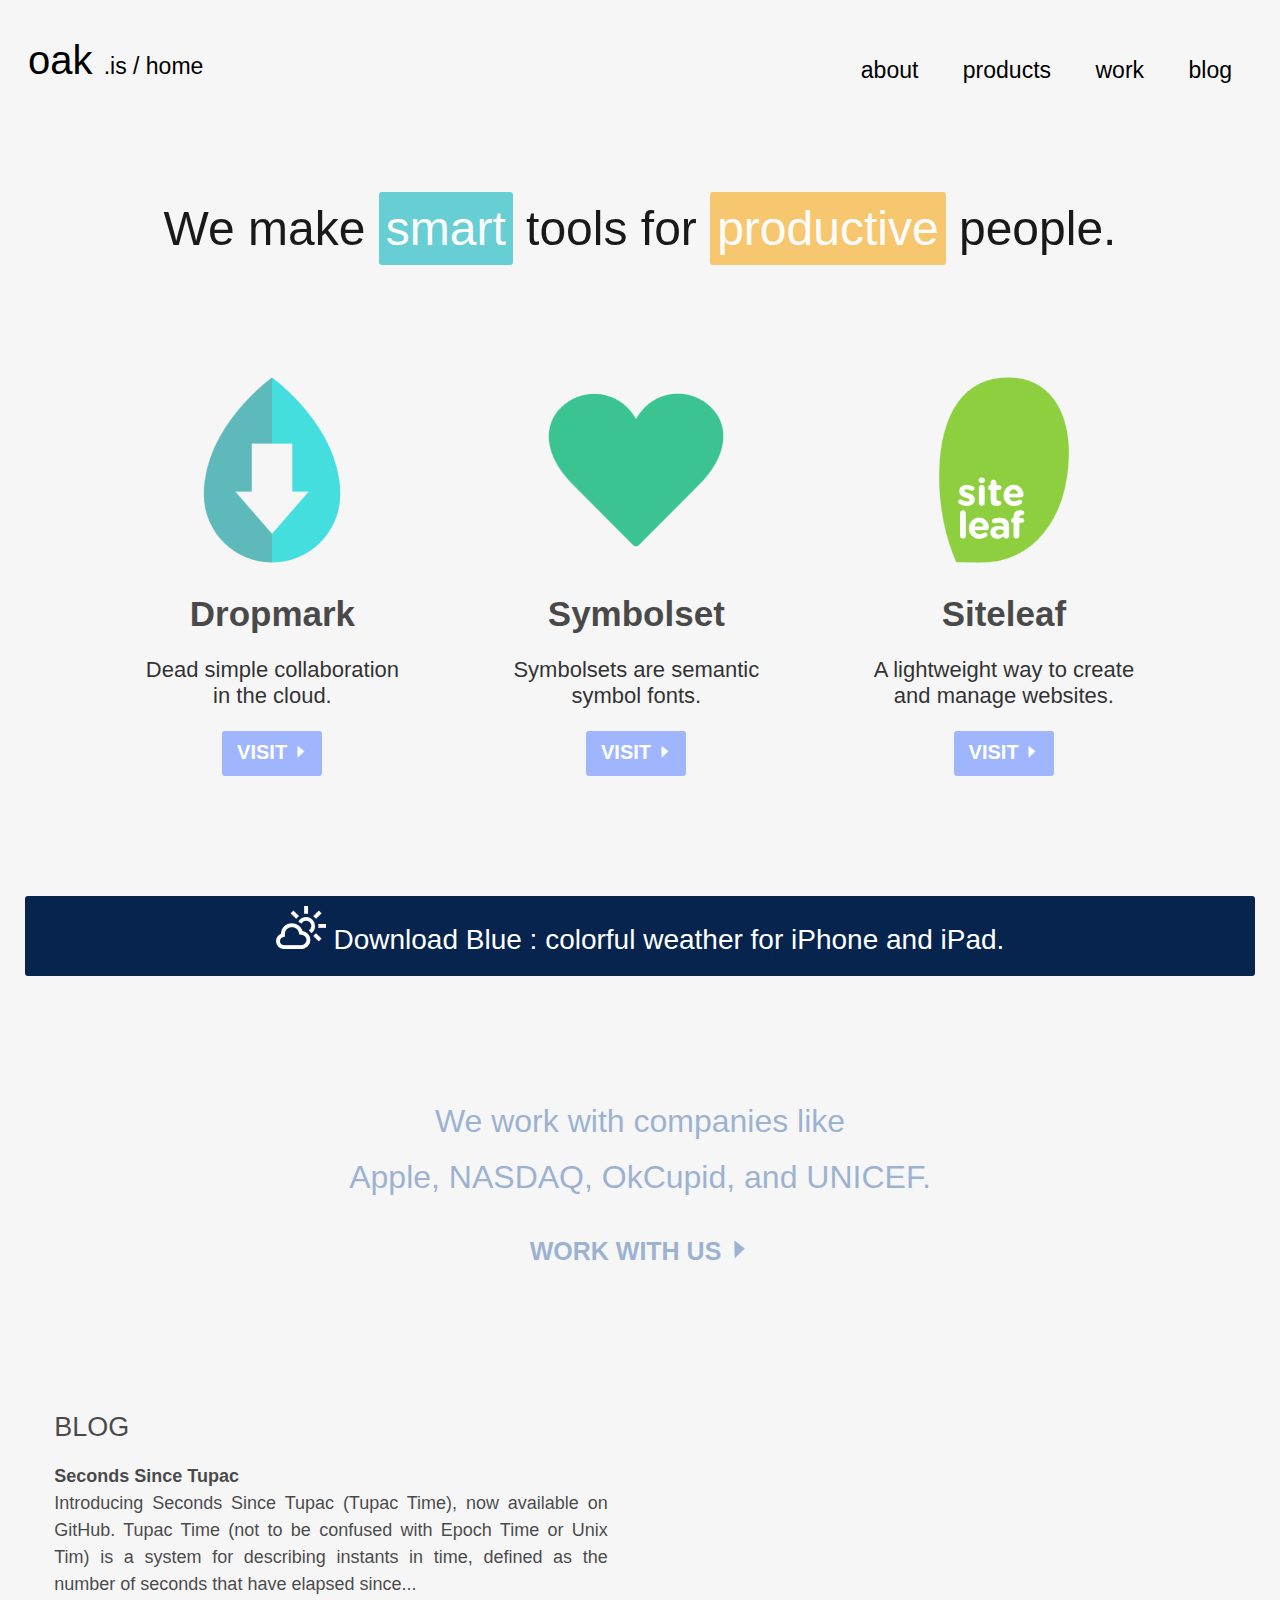
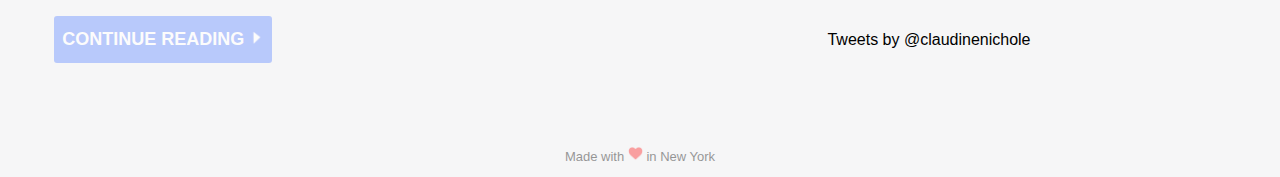
<file: index.html>
<html>
<head>
	<title>oak.is / Home</title>
	<link rel="stylesheet" type="text/css" href="style.css">
</head>
<body>
	<div id="body">
		<table class="header">
			<tr><td>
				<div class="logo">
					<h1><a href="#">oak</a>
					<span id="sublogo">.is / home</span></h1>
				</div>
				<div id="menus">
					<ul>
						<li><a href="#">about</a></li>
						<li><a href="#">products</a></li>
						<li><a href="#">work</a></li>
						<li><a href="#">blog</a></li>
					</ul>
				</div>
			</td></tr>
		</table>
		<div id="intro">
			<p>We make <span id="smart" class="highlight">smart</span> tools for <span id="pro" class="highlight">productive</span> people.</p>
		</div>
		<div id="main">
			<div class="maintab">
				<a href="#"><img src="images/dropmark_icon.png"></a>
				<h1>Dropmark</h1>
				<p>Dead simple collaboration <br /> in the cloud.</p>
				<a href="#" id="VButton">VISIT <img src="images/next.png" width="15" height="15"></a>
			</div>
			<div class="maintab">
				<a href="#"><img src="images/symbolset_icon.png"></a>
				<h1>Symbolset</h1>
				<p>Symbolsets are semantic <br /> symbol fonts.</p>
				<a href="#" id="VButton">VISIT <img src="images/next.png" width="15" height="15"></a>
			</div>
			<div class="maintab">
				<a href="#"><img src="images/siteleaf_icon.png"></a>
				<h1>Siteleaf</h1>
				<p>A lightweight way to create <br /> and manage websites.</p>
				<a href="#" id="VButton">VISIT <img src="images/next.png" width="15" height="15"></a>
			</div>
		</div>
			<a href="#" id="divider">
				<img src="images/weather.png"> Download Blue <span id="desc">: colorful weather for iPhone and iPad.</span>
			</a>
		<div id="semi-divider">
			<p>We work with companies like <br />
			Apple, NASDAQ, OkCupid, and UNICEF.</p>
			<strong><a href="#">WORK WITH US <img src="images/next2.png" width="22" height="22"></a></strong>
		</div>
		<div class="posts">
			<div id="blog" class="socialnet">
				<p><a href="#"><h2>BLOG</h2></a>
					<a href=""><strong>Seconds Since Tupac</strong></a><br />
					Introducing Seconds Since Tupac (Tupac Time), now available on GitHub. Tupac Time (not to be confused with Epoch Time or Unix Tim) is a system for describing instants in time, defined as the number of seconds that have elapsed since...</p>
				<a href="#" id="bbutton">CONTINUE READING <img src="images/next.png" width="15" height="15"></a>
			</div>
			<div class="socialnet" id="tweet">
				<a class="twitter-timeline" href="https://twitter.com/claudinenichole" data-widget-id="564430881276706816">Tweets by @claudinenichole</a>
				<script>!function(d,s,id){var js,fjs=d.getElementsByTagName(s)[0],p=/^http:/.test(d.location)?'http':'https';if(!d.getElementById(id)){js=d.createElement(s);js.id=id;js.src=p+"://platform.twitter.com/widgets.js";fjs.parentNode.insertBefore(js,fjs);}}(document,"script","twitter-wjs");</script>
			</div>	
		</div>
		<div id="footer">
			<p>Made with <img src="images/heart.png" width="15" height="15"> in New York</p>
		</div>
	</div>
</body>
</html>
</file>
<file: style.css>
/*body*/
body{
	background-color: #f6f6f7;
	font-family: "Century Gothic", sans-serif;
}
#body{
	background-color: #f6f6f7;
    margin: auto;
	max-width: 1230px;
	text-align: center;
	color: inherit;
}

.header{
	width: 100%;
	padding-bottom: 15px;
}

/*logo*/
h1{
	font-size: 40px;
}
a{
	text-decoration: none;
	color: inherit;
}
a:hover{
	opacity: 0.4;
    filter: alpha(opacity=40);
}
.logo{
	float: left;
}
.logo h1{
	font-weight: normal;
	font-size: 40px;
}
#sublogo{
	font-size: 23px;
	font-weight: normal;
}

/*menus*/
#menus{
	float: right;
}
#menus ul li{
	padding: 20px;
	display: inline-block;
	margin-top: 10px;
	font-size: 23px;
}

/*intro*/
#intro{
	font-size: 48px;
	height: auto;
	line-height: 180%;
	padding-bottom: 50px;
}
#intro p{
	opacity: 0.9;
    filter: alpha(opacity=90);
}
.highlight{
	border-radius: 3px;
	color:white;
	opacity: 0.7;
    filter: alpha(opacity=70);
    padding: 10px 7px;
}
.highlight:hover{
	opacity: 1;
    filter: alpha(opacity=100);
}
#smart{
	background-color: #13b5bf;
}
#pro{
	background-color:#f6ac1e;
}

/*center body*/
#main{
	height: auto;
	display: inline-block;
}
.maintab{
	display: inline-block;
	padding-bottom: 120px;
	padding-left: 55px;
	padding-right: 55px;
}
#main h1{
	font-size: 35px;
	opacity: 0.7;
    filter: alpha(opacity=70);
}
#main p{
	font-size: 22px;
	text-align: center;
	opacity: 0.8;
    filter: alpha(opacity=80);
}
#main img:hover{
	opacity: 0.7;
    filter: alpha(opacity=70);
}
#VButton{
	background-color: #9fb6fe;
	display: inline-block;
	height: 35px;
	width: 100px;
	font-size: 20px;
	border-radius: 3px;
	color: white;
	padding-top: 10px;
	font-weight: bold;
}
#VButton:hover{
	opacity: 0.5;
    filter: alpha(opacity=50);
}

/*divider*/
#divider{
	background-color: #06244d;
	display: inline-block;
	width: 100%;
	height: auto;
	border-radius: 3px;
	color: white;
	font-size: 28px;
	padding-top: 10px;
	padding-bottom: 20px;
}

#divider:hover{
	opacity: 0.9;
    filter: alpha(opacity=90);
}

/*semi-divider*/
#semi-divider{
	color: #164e9a;
	font-size: 32px;
	padding-top: 85px;
	opacity: 0.4;
    filter: alpha(opacity=40);
    height: auto;
    padding-bottom: 125px;
}
#semi-divider p{
	line-height: 175%;
}
#semi-divider a{
	font-size: 25px;
}

/*posts*/
.posts{
	height: auto;
}
#blog{
	text-align: justify;
	font-size: 18px;
	line-height: 150%;
	opacity: 0.7;
    filter: alpha(opacity=70);
    display: inline-block;
    width: 45%;
}
#tweet{
	display: inline-block;
	width: 45%;
}
.posts h2{
	font-weight: normal;
}
#bbutton{
	background-color: #9fb6fe;
	display: inline-block;
	height: auto;
	width: auto;
	border-radius: 3px;
	border: 0px solid #000;
	color: white;
	padding: 10px 8px;
	text-align: center;
	font-weight: bold;
}
#bbutton:hover{
	opacity: 0.5;
    filter: alpha(opacity=50);
}
.socialnet{
	padding-left: 10px;
	padding-right: 30px;
	padding-bottom: 70px;
}

/*footer*/
#footer{
	height: auto;
	font-size: 13px;
	opacity: 0.4;
    filter: alpha(opacity=40);
}
#footer img{
	opacity: 0.9;
    filter: alpha(opacity=90);
}
#footer img:hover{
	opacity: 0.4;
    filter: alpha(opacity=40);
}
#footer:hover{
	opacity: 0.7;
    filter: alpha(opacity=70);
}

@media screen and (max-width: 1150px){
	#intro{
		font-size: 42px;
	}
	#body{
		padding: 0 15px;
	}
	.maintab{
		padding-left: 20px;
		padding-right: 20px;
		padding-bottom: 60px;
	}
}
@media screen and (max-width: 1000px){
	#intro{
		font-size: 35px;
	}
	#blog{
		width: 90%;
	}
	#tweet{
		width: 90%;
	}
	.maintab{
		padding-left: 5px;
		padding-right: 5px;
		padding-bottom: 30px;
	}
}
@media screen and (max-width: 850px){
	#desc{
		display: none;
	}
	.logo h1{
		font-size: 26px;
	}	
	#menus ul li{
		font-size: 20px;
		padding: 8px;
		margin-top: 0px;
	}
	#sublogo{
		font-size: 18px;
	}
	#intro{
		font-size: 25px;
	}
}
@media screen and (max-width: 600px){
	.logo{
		width: 100%;
		text-align: center;
	}
	#menus{
		width: 100%;
		text-align: center;
	}
	#menus ul li{	
		font-size: 18px;
	}
	.highlight{
		padding: 7px 5;
	}
}
</file>
